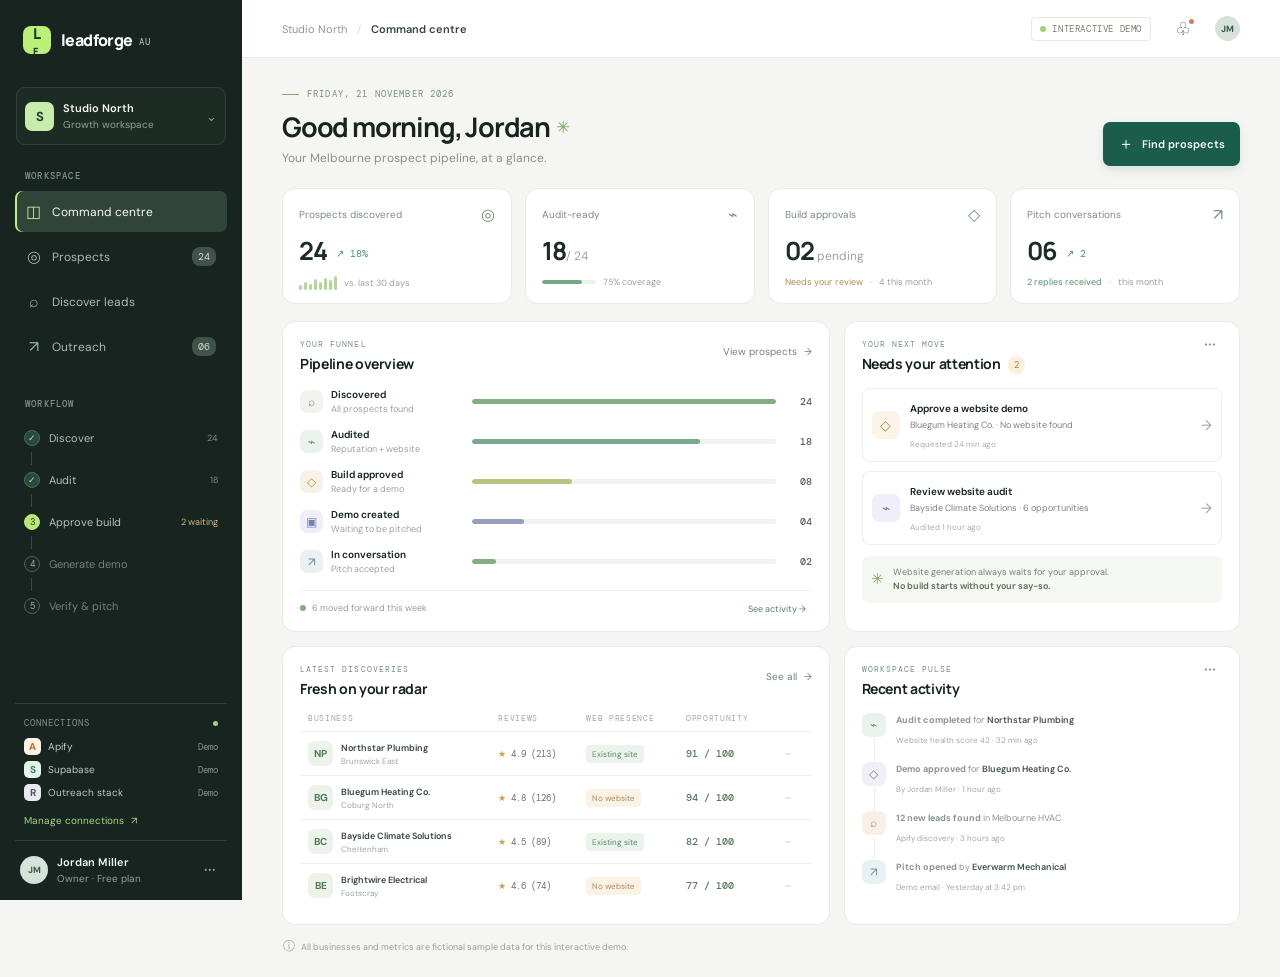
<file: LeadForge Demo/index.html>
<!doctype html>
<html lang="en">
<head>
  <meta charset="utf-8">
  <meta name="viewport" content="width=device-width, initial-scale=1">
  <meta name="theme-color" content="#f5f6f3">
  <title>LeadForge — Prospect intelligence</title>
  <link rel="preconnect" href="https://fonts.googleapis.com">
  <link rel="preconnect" href="https://fonts.gstatic.com" crossorigin>
  <link href="https://fonts.googleapis.com/css2?family=DM+Mono:wght@400;500&family=DM+Sans:wght@400;500;600;700&family=Manrope:wght@400;500;600;700;800&display=swap" rel="stylesheet">
  <link rel="stylesheet" href="styles.css">
</head>
<body>
  <div class="app-shell">
    <aside class="sidebar">
      <a class="brand" href="#dashboard" aria-label="LeadForge home"><span class="brand-mark">L<span>F</span></span><span class="brand-name">leadforge<span class="brand-region">AU</span></span></a>
      <div class="workspace"><span class="workspace-icon">S</span><span><b>Studio North</b><small>Growth workspace</small></span><span class="chevron">⌄</span></div>
      <div class="side-label">WORKSPACE</div>
      <nav class="main-nav" aria-label="Main navigation">
        <button class="nav-link active" data-page="dashboard"><span class="nav-icon">◫</span>Command centre</button>
        <button class="nav-link" data-page="prospects"><span class="nav-icon">◎</span>Prospects <i>24</i></button>
        <button class="nav-link" data-page="discovery"><span class="nav-icon">⌕</span>Discover leads</button>
        <button class="nav-link" data-page="outreach"><span class="nav-icon">↗</span>Outreach <i>06</i></button>
      </nav>
      <div class="side-label side-label-spaced">WORKFLOW</div>
      <div class="workflow-nav">
        <div class="workflow-item"><span class="wf-dot done">✓</span><span>Discover</span><small>24</small></div>
        <div class="wf-line"></div>
        <div class="workflow-item"><span class="wf-dot done">✓</span><span>Audit</span><small>18</small></div>
        <div class="wf-line"></div>
        <div class="workflow-item"><span class="wf-dot current">3</span><span>Approve build</span><small class="wf-wait">2 waiting</small></div>
        <div class="wf-line"></div>
        <div class="workflow-item muted"><span class="wf-dot">4</span><span>Generate demo</span></div>
        <div class="wf-line"></div>
        <div class="workflow-item muted"><span class="wf-dot">5</span><span>Verify & pitch</span></div>
      </div>
      <div class="sidebar-spacer"></div>
      <div class="integration-mini"><div class="integration-heading"><span>CONNECTIONS</span><span class="live-dot"></span></div><p><span class="provider-icon apify">A</span> Apify <em>Demo</em></p><p><span class="provider-icon supabase">S</span> Supabase <em>Demo</em></p><p><span class="provider-icon resend">R</span> Outreach stack <em>Demo</em></p><button class="text-link" data-action="integrations">Manage connections <span>↗</span></button></div>
      <div class="profile"><div class="avatar">JM</div><span><b>Jordan Miller</b><small>Owner · Free plan</small></span><button aria-label="Profile options">···</button></div>
    </aside>

    <main class="main-area">
      <header class="topbar"><div class="breadcrumbs"><span>Studio North</span><b>/</b><strong id="crumb-current">Command centre</strong></div><div class="top-actions"><div class="demo-pill"><span></span>INTERACTIVE DEMO</div><button class="icon-button" aria-label="Notifications" data-action="notifications">♧<span class="notification-dot"></span></button><div class="top-avatar">JM</div></div></header>
      <section id="page-dashboard" class="page active-page">
        <div class="page-heading"><div><div class="eyebrow"><span class="eyebrow-line"></span>FRIDAY, 21 NOVEMBER 2026</div><h1>Good morning, Jordan <span class="wave">✳</span></h1><p class="page-subtitle">Your Melbourne prospect pipeline, at a glance.</p></div><button class="button button-primary" data-page-jump="discovery"><span class="plus">＋</span> Find prospects</button></div>
        <div class="summary-grid">
          <article class="metric-card"><div class="metric-top"><span>Prospects discovered</span><span class="metric-icon">◎</span></div><div class="metric-value">24<span class="metric-trend">↗ 18%</span></div><div class="metric-foot"><span class="micro-bars"><i></i><i></i><i></i><i></i><i></i><i></i><i></i><i></i></span><span>vs. last 30 days</span></div></article>
          <article class="metric-card"><div class="metric-top"><span>Audit-ready</span><span class="metric-icon">⌁</span></div><div class="metric-value">18<span class="metric-unit">/ 24</span></div><div class="metric-foot"><span class="progress-small"><i style="width:75%"></i></span><span>75% coverage</span></div></article>
          <article class="metric-card"><div class="metric-top"><span>Build approvals</span><span class="metric-icon">◇</span></div><div class="metric-value">02<span class="metric-unit"> pending</span></div><div class="metric-foot"><span class="metric-note amber">Needs your review</span><span>·</span><span>4 this month</span></div></article>
          <article class="metric-card"><div class="metric-top"><span>Pitch conversations</span><span class="metric-icon">↗</span></div><div class="metric-value">06<span class="metric-trend">↗ 2</span></div><div class="metric-foot"><span class="metric-note green">2 replies received</span><span>·</span><span>this month</span></div></article>
        </div>
        <div class="dashboard-grid">
          <section class="panel pipeline-panel"><div class="panel-heading"><div><span class="section-kicker">YOUR FUNNEL</span><h2>Pipeline overview</h2></div><button class="subtle-button" data-page-jump="prospects">View prospects <span>→</span></button></div><div class="funnel-list"><div class="funnel-row"><div class="funnel-name"><span class="stage-mark stage-one">⌕</span><span><b>Discovered</b><small>All prospects found</small></span></div><div class="funnel-track"><span style="width:100%"></span></div><strong>24</strong></div><div class="funnel-row"><div class="funnel-name"><span class="stage-mark stage-two">⌁</span><span><b>Audited</b><small>Reputation + website</small></span></div><div class="funnel-track"><span style="width:75%"></span></div><strong>18</strong></div><div class="funnel-row"><div class="funnel-name"><span class="stage-mark stage-three">◇</span><span><b>Build approved</b><small>Ready for a demo</small></span></div><div class="funnel-track"><span style="width:33%"></span></div><strong>08</strong></div><div class="funnel-row"><div class="funnel-name"><span class="stage-mark stage-four">▣</span><span><b>Demo created</b><small>Waiting to be pitched</small></span></div><div class="funnel-track"><span style="width:17%"></span></div><strong>04</strong></div><div class="funnel-row"><div class="funnel-name"><span class="stage-mark stage-five">↗</span><span><b>In conversation</b><small>Pitch accepted</small></span></div><div class="funnel-track"><span style="width:8%"></span></div><strong>02</strong></div></div><div class="funnel-footer"><span><i class="green-dot"></i> 6 moved forward this week</span><button data-page-jump="outreach">See activity →</button></div></section>
          <section class="panel action-panel"><div class="panel-heading"><div><span class="section-kicker">YOUR NEXT MOVE</span><h2>Needs your attention <span class="attention-count">2</span></h2></div><button class="dots" data-action="attention-menu">···</button></div><div class="attention-list"><button class="attention-card" data-open-prospect="coburg"><div class="attention-icon warning">◇</div><div><b>Approve a website demo</b><p>Bluegum Heating Co. · No website found</p><small>Requested 24 min ago</small></div><span class="arrow">→</span></button><button class="attention-card" data-open-prospect="bayside"><div class="attention-icon violet">⌁</div><div><b>Review website audit</b><p>Bayside Climate Solutions · 6 opportunities</p><small>Audited 1 hour ago</small></div><span class="arrow">→</span></button></div><div class="attention-note"><span class="sparkle">✳</span><span>Website generation always waits for your approval.<br><b>No build starts without your say-so.</b></span></div></section>
          <section class="panel recent-panel"><div class="panel-heading"><div><span class="section-kicker">LATEST DISCOVERIES</span><h2>Fresh on your radar</h2></div><button class="subtle-button" data-page-jump="prospects">See all <span>→</span></button></div><div class="table-wrap"><table><thead><tr><th>BUSINESS</th><th>REVIEWS</th><th>WEB PRESENCE</th><th>OPPORTUNITY</th><th></th></tr></thead><tbody id="recent-rows"></tbody></table></div></section>
          <section class="panel activity-panel"><div class="panel-heading"><div><span class="section-kicker">WORKSPACE PULSE</span><h2>Recent activity</h2></div><button class="dots" data-action="activity-menu">···</button></div><div class="timeline"><div class="timeline-item"><span class="timeline-icon teal">⌁</span><div><p><b>Audit completed</b> for <strong>Northstar Plumbing</strong></p><small>Website health score 42 · 32 min ago</small></div></div><div class="timeline-item"><span class="timeline-icon lavender">◇</span><div><p><b>Demo approved</b> for <strong>Bluegum Heating Co.</strong></p><small>By Jordan Miller · 1 hour ago</small></div></div><div class="timeline-item"><span class="timeline-icon peach">⌕</span><div><p><b>12 new leads found</b> in Melbourne HVAC</p><small>Apify discovery · 3 hours ago</small></div></div><div class="timeline-item"><span class="timeline-icon blue">↗</span><div><p><b>Pitch opened</b> by <strong>Everwarm Mechanical</strong></p><small>Demo email · Yesterday at 3:42 pm</small></div></div></div></section>
        </div>
        <div class="demo-footnote"><span>ⓘ</span> All businesses and metrics are fictional sample data for this interactive demo.</div>
      </section>

      <section id="page-prospects" class="page"><div class="page-heading"><div><div class="eyebrow"><span class="eyebrow-line"></span>LEAD LIBRARY · MELBOURNE</div><h1>Your prospects</h1><p class="page-subtitle">A clean view of every business moving through your pipeline.</p></div><button class="button button-primary" data-page-jump="discovery"><span class="plus">＋</span> Discover leads</button></div><div class="toolbar"><div class="search-box"><span>⌕</span><input id="prospect-search" type="search" placeholder="Search business or suburb…"><kbd>⌘ K</kbd></div><div class="filter-group"><select id="niche-filter"><option value="all">All industries</option><option>Heating & cooling</option><option>Plumbing</option><option>Electrical</option></select><select id="stage-filter"><option value="all">All stages</option><option value="needs approval">Needs approval</option><option value="demo ready">Demo ready</option><option value="audited">Audited</option><option value="pitched">Pitched</option></select><button class="filter-button" data-action="filters">☷ Filters</button></div></div><div class="panel prospects-panel"><div class="prospect-table-wrap"><table class="prospect-table"><thead><tr><th><input type="checkbox" aria-label="Select all prospects"></th><th>BUSINESS <span>↕</span></th><th>INDUSTRY</th><th>GOOGLE REVIEWS</th><th>WEBSITE</th><th>OPPORTUNITY</th><th>STAGE</th><th></th></tr></thead><tbody id="prospect-rows"></tbody></table></div><div class="table-bottom"><span>Showing <b id="showing-count">8</b> of 24 sample prospects</span><div class="pagination"><button disabled>←</button><button class="selected">1</button><button>2</button><button>3</button><span>…</span><button>3</button><button>→</button></div></div></div><div class="demo-footnote"><span>ⓘ</span> Fictional sample data. Connect Apify + Supabase to discover and save real public business details.</div></section>

      <section id="page-discovery" class="page"><div class="page-heading"><div><div class="eyebrow"><span class="eyebrow-line"></span>APIFY · GOOGLE MAPS DISCOVERY</div><h1>Find your next client</h1><p class="page-subtitle">Choose an area and niche. We’ll find local businesses and bring them into your audit queue.</p></div><div class="demo-status"><span></span> SIMULATION MODE</div></div><div class="discovery-layout"><div class="panel discovery-form"><div class="panel-heading"><div><span class="section-kicker">DISCOVERY SETTINGS</span><h2>Define your search</h2></div><span class="step-count">01 <i>/</i> 02</span></div><label class="field-label" for="location-input">Location <span>Where should we look?</span></label><div class="input-with-icon"><span>⌖</span><input id="location-input" value="Melbourne, VIC" placeholder="City, state or postcode"></div><div class="field-label niche-label">Business niches <span>Select up to 3</span></div><div class="niche-pills"><button class="niche-chip chosen" data-niche="Heating & cooling"><span>❄</span> Heating & cooling <b>×</b></button><button class="niche-chip" data-niche="Plumbing"><span>⌁</span> Plumbing <b>+</b></button><button class="niche-chip" data-niche="Electrical"><span>ϟ</span> Electrical <b>+</b></button><button class="niche-chip" data-niche="Fire services"><span>◈</span> Fire services <b>+</b></button><button class="niche-chip" data-niche="Roofing"><span>⌂</span> Roofing <b>+</b></button></div><div class="field-label radius-label">Search radius <span id="radius-value">25 km</span></div><input class="range-input" id="radius-range" type="range" min="5" max="50" value="25"><div class="range-labels"><span>5 km</span><span>50 km</span></div><div class="advanced-options"><label class="check-row"><input type="checkbox" checked> Only businesses with 10+ Google reviews</label><label class="check-row"><input type="checkbox" checked> Exclude franchises and duplicates</label><label class="check-row"><input type="checkbox"> Include businesses with existing websites</label></div><div class="discovery-callout"><span>✳</span><p><b>What happens next?</b><br>Apify collects public business listings. We deduplicate them, then queue each one for a reputation and website audit.</p></div><button class="button button-primary full-button" id="run-discovery"><span class="search-glyph">⌕</span> Run discovery <span class="button-arrow">→</span></button><small class="button-caption">Simulation only · No external API calls or credits used</small></div><div class="panel discovery-preview"><div class="panel-heading"><div><span class="section-kicker">SEARCH PREVIEW</span><h2>Melbourne, VIC</h2></div><span class="map-label"><i></i> 25 KM RADIUS</span></div><div class="map-visual"><div class="map-grid"></div><div class="map-rings"><span></span><span></span><span></span></div><div class="map-pin pin-one">⌂</div><div class="map-pin pin-two">⌂</div><div class="map-pin pin-three">⌂</div><div class="map-pin pin-four">⌂</div><div class="map-pin pin-five">⌂</div><div class="map-centre">✳</div><span class="map-city">MELBOURNE CBD</span><span class="map-suburb suburb-a">CARLTON</span><span class="map-suburb suburb-b">RICHMOND</span><span class="map-suburb suburb-c">FITZROY</span><span class="map-suburb suburb-d">SOUTHBANK</span><div class="map-key"><span><i class="pin-key"></i> Business density</span><span><i class="ring-key"></i> Search radius</span></div></div><div class="preview-stats"><div><strong>~<span id="estimated-count">120</span></strong><small>businesses estimated</small></div><div><strong>6–8 min</strong><small>estimated run time</small></div><div><strong><span id="selected-niche-count">1</span> niche</strong><small>selected to search</small></div></div><div class="provider-note"><span class="provider-icon apify">A</span><span><b>Powered by Apify</b><small>Google Maps data · connection required for live searches</small></span><span class="not-connected">NOT CONNECTED</span></div></div></div><div class="demo-footnote"><span>ⓘ</span> This screen simulates the search flow. Connect Apify with a server-side token to run live jobs.</div></section>

      <section id="page-outreach" class="page"><div class="page-heading"><div><div class="eyebrow"><span class="eyebrow-line"></span>RESEND · HUNTER.IO</div><h1>Outreach, with care</h1><p class="page-subtitle">Personalised pitches only go out after verification and your final review.</p></div><div class="demo-status"><span></span> SIMULATION MODE</div></div><div class="outreach-summary"><div class="panel outreach-stat"><span class="section-kicker">PITCHES SENT</span><strong>06</strong><small>in the last 30 days</small></div><div class="panel outreach-stat"><span class="section-kicker">OPEN RATE</span><strong>67<span>%</span></strong><small>4 of 6 opened</small></div><div class="panel outreach-stat"><span class="section-kicker">REPLIES</span><strong>02</strong><small>1 positive conversation</small></div><div class="panel outreach-stat"><span class="section-kicker">BOUNCES</span><strong>00</strong><small>Hunter verification required</small></div></div><div class="outreach-content"><div class="panel"><div class="panel-heading"><div><span class="section-kicker">READY TO REVIEW</span><h2>Demo pitches</h2></div><span class="demo-badge">SAMPLE DATA</span></div><div id="outreach-list" class="outreach-list"></div></div><div class="panel outreach-guard"><div class="guard-icon">⌑</div><span class="section-kicker">DELIVERY GUARDRAILS</span><h2>Human-reviewed, by design.</h2><p>LeadForge prepares a thoughtful first draft. You decide what’s sent and when.</p><div class="guard-step"><b>01</b><span><strong>Verify the address</strong><small>Hunter.io checks deliverability before pitch review.</small></span></div><div class="guard-step"><b>02</b><span><strong>Review the message</strong><small>See the exact email, links and business context.</small></span></div><div class="guard-step"><b>03</b><span><strong>Confirm before sending</strong><small>Resend sends only after your explicit confirmation.</small></span></div><div class="guard-note">Demo mode simulates verification and sending. No real email is delivered.</div></div></div><div class="demo-footnote"><span>ⓘ</span> Email addresses shown in this demo are reserved example domains, not real people.</div></section>
    </main>
  </div>

  <div class="scrape-toast" id="scrape-toast" role="status" aria-live="polite"><span class="toast-icon">✓</span><div><b>Discovery run complete</b><small>12 sample businesses added to your audit queue.</small></div><button aria-label="Dismiss" data-action="dismiss-toast">×</button></div>
  <div class="overlay" id="overlay"><div class="drawer" id="prospect-drawer" role="dialog" aria-modal="true" aria-label="Prospect details"><button class="drawer-close" data-action="close-drawer" aria-label="Close details">×</button><div id="drawer-content"></div></div></div>
  <div class="modal-overlay" id="modal-overlay"><div class="modal" id="modal-content" role="dialog" aria-modal="true"></div></div>
  <script src="app.js"></script>
</body>
</html>
</file>
<file: LeadForge Demo/styles.css>
:root{--ink:#15211e;--ink-soft:#53635d;--muted:#89958f;--line:#e8ebe7;--canvas:#f5f6f3;--paper:#fff;--green:#195d4a;--green-dark:#124d3c;--green-soft:#e8f3ed;--lime:#bbef76;--amber:#bd8738;--amber-soft:#faf3e7;--blue:#6688ad;--radius:13px;--shadow:0 15px 45px #16241d12;font-family:'DM Sans',sans-serif;color:var(--ink);font-synthesis:none}*{box-sizing:border-box}body{margin:0;background:var(--canvas);font-size:13px}button,input,select{font:inherit}button{cursor:pointer}.app-shell{min-height:100vh}.sidebar{position:fixed;z-index:5;inset:0 auto 0 0;width:242px;background:#17241f;color:#dfe7e2;padding:22px 15px 14px;display:flex;flex-direction:column}.brand{display:flex;align-items:center;gap:10px;padding:0 8px;text-decoration:none;color:#fff;height:36px}.brand-mark{width:28px;height:28px;border-radius:8px;background:#baf078;color:#173b2c;font:800 15px Manrope;display:grid;place-content:center;letter-spacing:-2px;padding-right:3px}.brand-mark span{font-size:10px}.brand-name{font:800 16px Manrope;letter-spacing:-.6px}.brand-region{font:500 9px 'DM Mono';color:#a3b5aa;letter-spacing:1px;margin-left:6px;vertical-align:middle}.workspace{height:58px;margin:29px 1px 25px;border:1px solid #31413a;border-radius:9px;display:flex;align-items:center;padding:8px;gap:9px;background:#1d2b25}.workspace-icon{height:29px;width:29px;display:grid;place-content:center;background:#c8edaa;color:#193d2f;border-radius:7px;font-weight:700}.workspace b,.profile b{font-size:11px;display:block;font-weight:600;color:#f5f8f6}.workspace small,.profile small{font-size:10px;display:block;margin-top:3px;color:#91a198}.chevron{margin-left:auto;color:#8c9b92}.side-label{font:500 9px 'DM Mono';letter-spacing:1.2px;color:#83938a;padding:0 10px 9px}.main-nav{display:grid;gap:4px}.nav-link{background:transparent;border:0;border-radius:7px;color:#acbbb3;text-align:left;padding:10px 11px;display:flex;align-items:center;gap:11px;font-size:12px}.nav-link:hover{background:#24352d;color:white}.nav-link.active{background:#31443a;color:#f7fbf7;box-shadow:inset 2px 0 #baf078}.nav-icon{width:15px;text-align:center;font-size:16px;color:#9db3a5}.nav-link.active .nav-icon{color:#c2ec98}.nav-link i{font:10px 'DM Mono';font-style:normal;margin-left:auto;background:#405249;color:#ced8d2;padding:3px 6px;border-radius:8px}.side-label-spaced{margin-top:31px}.workflow-nav{padding:4px 9px}.workflow-item{display:flex;align-items:center;gap:9px;height:29px;font-size:11px;color:#b6c1bb}.workflow-item small{margin-left:auto;color:#819087;font-size:9px}.wf-dot{height:16px;width:16px;border-radius:50%;border:1px solid #536159;color:#9ba9a1;display:grid;place-content:center;font:9px 'DM Mono';background:#1a2822}.wf-dot.done{background:#28493c;border-color:#3b755a;color:#b7e68a}.wf-dot.current{background:#b9e879;border-color:#b9e879;color:#183b2d}.workflow-item.muted{color:#74837a}.wf-line{margin:0 0 0 7px;height:13px;border-left:1px solid #3a4a42}.wf-wait{color:#d9bb8b!important}.sidebar-spacer{flex:1;min-height:25px}.integration-mini{border-top:1px solid #314038;border-bottom:1px solid #314038;padding:13px 9px 12px}.integration-heading{display:flex;justify-content:space-between;align-items:center;font:9px 'DM Mono';letter-spacing:1px;color:#84938b;margin-bottom:9px}.live-dot{width:5px;height:5px;border-radius:50%;background:#a4cf83}.integration-mini p{font-size:10px;color:#c0cac4;margin:6px 0;display:flex;align-items:center;gap:7px}.integration-mini em{font-style:normal;color:#84938a;font:9px 'DM Mono';margin-left:auto}.provider-icon{display:inline-grid;place-content:center;width:17px;height:17px;border-radius:5px;background:#fff3e4;color:#ae7135;font-weight:700;font-size:10px}.provider-icon.supabase{color:#31805c;background:#e4f2e9}.provider-icon.resend{color:#535560;background:#eae9ed}.text-link{background:none;border:0;color:#a6d97d;font-size:10px;padding:7px 0 0}.text-link span{margin-left:4px}.profile{display:flex;align-items:center;gap:9px;padding:14px 5px 1px}.avatar,.top-avatar{display:grid;place-content:center;border-radius:50%;background:#d7e2db;color:#315b48;font-size:9px;font-weight:700;width:28px;height:28px}.profile button{margin-left:auto;border:0;background:none;color:#9cac9f;font-size:18px}.main-area{margin-left:242px;min-height:100vh}.topbar{height:58px;background:#fff;border-bottom:1px solid var(--line);display:flex;align-items:center;padding:0 40px;justify-content:space-between}.breadcrumbs{display:flex;gap:10px;align-items:center;color:#8d9892;font-size:11px}.breadcrumbs b{font-weight:400;color:#d2d8d3}.breadcrumbs strong{color:#36433d;font-weight:600}.top-actions{display:flex;align-items:center;gap:18px}.demo-pill{border:1px solid #e7eadf;border-radius:4px;color:#72826a;padding:5px 8px;font:9px 'DM Mono';letter-spacing:.6px;display:flex;align-items:center;gap:6px}.demo-pill span{width:6px;height:6px;border-radius:50%;background:#a6ce76}.icon-button{position:relative;border:0;background:none;color:#52625a;font-size:18px}.notification-dot{position:absolute;right:3px;top:3px;width:5px;height:5px;background:#d77d5e;border-radius:50%}.top-avatar{width:25px;height:25px}.page{display:none;padding:30px 40px 22px;max-width:1540px;margin:auto}.page.active-page{display:block}.page-heading{display:flex;align-items:flex-end;justify-content:space-between;margin-bottom:22px}.eyebrow,.section-kicker{font:9px 'DM Mono';letter-spacing:1.15px;color:#7b8d83;display:flex;align-items:center;gap:8px}.eyebrow-line{width:17px;height:1px;background:#83ab6c}.page h1{font:700 27px Manrope;letter-spacing:-1.2px;margin:8px 0 5px;color:#17231e}.wave{font-size:17px;color:#77a95f;vertical-align:4px;margin-left:2px}.page-subtitle{color:#85918a;font-size:12px;margin:0}.button{border-radius:7px;padding:10px 14px;border:1px solid transparent;font-size:11px;font-weight:600;transition:.18s}.button-primary{background:var(--green);color:#fff;box-shadow:0 4px 9px #144c3a20}.button-primary:hover{background:#124633;transform:translateY(-1px)}.plus{font-size:16px;vertical-align:-1px;margin-right:5px}.summary-grid{display:grid;grid-template-columns:repeat(4,minmax(0,1fr));gap:13px;margin-bottom:17px}.metric-card,.panel{background:#fff;border:1px solid var(--line);border-radius:var(--radius)}.metric-card{padding:15px 16px 13px;min-height:114px}.metric-top{display:flex;justify-content:space-between;align-items:center;color:#7d8983;font-size:10px}.metric-icon{font-size:16px;color:#73927f}.metric-value{font:700 25px Manrope;letter-spacing:-1px;margin-top:8px;color:#1d2c25}.metric-trend{font:10px 'DM Mono';letter-spacing:0;color:#4a9364;margin-left:9px;vertical-align:3px}.metric-unit{font:12px 'DM Sans';color:#99a49e;letter-spacing:0}.metric-foot{display:flex;align-items:center;gap:7px;color:#98a29c;font-size:9px;margin-top:8px}.micro-bars{height:14px;display:flex;align-items:end;gap:2px}.micro-bars i{width:3px;border-radius:2px;background:#b2d79b}.micro-bars i:nth-child(1){height:5px}.micro-bars i:nth-child(2){height:8px}.micro-bars i:nth-child(3){height:6px}.micro-bars i:nth-child(4){height:11px}.micro-bars i:nth-child(5){height:8px}.micro-bars i:nth-child(6){height:12px}.micro-bars i:nth-child(7){height:10px}.micro-bars i:nth-child(8){height:14px}.progress-small{width:54px;height:4px;border-radius:4px;background:#edf0ec;overflow:hidden}.progress-small i{display:block;height:100%;background:#72a985;border-radius:4px}.metric-note{font-size:9px}.metric-note.amber{color:#b38a52}.metric-note.green{color:#53906a}.dashboard-grid{display:grid;grid-template-columns:1.16fr .84fr;gap:14px}.panel{padding:17px 17px 15px}.panel-heading{display:flex;align-items:flex-start;justify-content:space-between;margin-bottom:15px}.panel-heading h2{font:700 14px Manrope;letter-spacing:-.35px;margin:5px 0 0}.section-kicker{font-size:8px;letter-spacing:1.05px}.subtle-button{border:0;background:none;color:#71847a;font-size:10px;padding:6px 0}.subtle-button span{margin-left:4px}.funnel-list{display:grid;gap:13px}.funnel-row{display:grid;grid-template-columns:160px 1fr 24px;align-items:center;gap:12px}.funnel-name{display:flex;align-items:center;gap:8px}.funnel-name b{display:block;font-size:10px;font-weight:600}.funnel-name small{font-size:9px;color:#9aa49e;display:block;margin-top:2px}.stage-mark{height:23px;width:23px;border-radius:7px;display:grid;place-content:center;font-size:12px}.stage-one{background:#f2f3ee;color:#748679}.stage-two{background:#eaf3ed;color:#558e6b}.stage-three{background:#f8f1e5;color:#af8b4c}.stage-four{background:#eff0f7;color:#7781ae}.stage-five{background:#e9f1f3;color:#618995}.funnel-track{height:5px;border-radius:6px;background:#f0f2ef;overflow:hidden}.funnel-track span{display:block;height:100%;border-radius:6px;background:#84ad82}.funnel-row:nth-child(2) .funnel-track span{background:#79aa8c}.funnel-row:nth-child(3) .funnel-track span{background:#b6c480}.funnel-row:nth-child(4) .funnel-track span{background:#93a1bb}.funnel-row strong{font:500 10px 'DM Mono';color:#58655e;text-align:right}.funnel-footer{display:flex;justify-content:space-between;border-top:1px solid #eff1ee;margin-top:15px;padding-top:11px;font-size:9px;color:#929e97}.funnel-footer i,.green-dot{display:inline-block;width:6px;height:6px;border-radius:50%;background:#7caf76;margin-right:4px}.funnel-footer button{border:0;background:none;color:#568064;font-size:9px}.attention-count{background:#fbf0dd;color:#ad8445;border-radius:8px;font:9px 'DM Mono';padding:3px 6px;margin-left:5px;vertical-align:1px}.dots{border:0;background:none;color:#849188;font-size:19px;line-height:10px}.attention-list{display:grid;gap:9px}.attention-card{display:flex;align-items:center;text-align:left;gap:10px;background:#fff;border:1px solid #ebeee9;border-radius:8px;padding:10px 9px;width:100%;color:var(--ink);transition:.15s}.attention-card:hover,.prospect-row:hover{background:#fbfcfa;border-color:#d6e2d8}.attention-icon{width:28px;height:28px;display:grid;place-content:center;border-radius:7px;font-size:14px}.attention-icon.warning{background:#fcf4e7;color:#ad864c}.attention-icon.violet{background:#f0eff7;color:#8178a2}.attention-card b{font-size:10px;font-weight:600}.attention-card p{margin:3px 0;color:#79857e;font-size:9px}.attention-card small{font-size:8px;color:#a5aea8}.attention-card .arrow{margin-left:auto;color:#9aa59e;font-size:14px}.attention-note{display:flex;align-items:center;gap:9px;background:#f5f8f2;border-radius:7px;margin-top:11px;padding:9px;color:#758370;font-size:9px;line-height:1.6}.attention-note b{color:#596c53;font-weight:600}.sparkle{font-size:15px;color:#83a65c}.recent-panel{grid-column:1 / 2}.activity-panel{grid-column:2 / 3}.table-wrap{overflow:auto}.recent-panel table{border-collapse:collapse;width:100%;min-width:490px}.recent-panel th,.prospect-table th{font:8px 'DM Mono';letter-spacing:.65px;text-align:left;color:#a0aaa4;padding:0 8px 8px}.recent-panel td{border-top:1px solid #eff1ee;padding:9px 8px;font-size:9px;color:#69766e;white-space:nowrap}.business-cell{display:flex;align-items:center;gap:8px}.biz-avatar{width:25px;height:25px;border-radius:7px;display:grid;place-content:center;background:#edf3eb;color:#4b7958;font-size:10px;font-weight:700}.business-cell b{display:block;color:#35443c;font-size:9px;font-weight:600}.business-cell small{display:block;font-size:8px;color:#9ca69f;margin-top:2px}.rating{font:9px 'DM Mono';color:#69736e}.rating i{color:#cd9d4e;font-style:normal}.mini-tag{font-size:8px;padding:4px 6px;border-radius:4px;background:#f0f3ef;color:#708175}.mini-tag.none{background:#fbf2e5;color:#ad8953}.mini-tag.has-site{background:#eaf3ec;color:#5f8a69}.opp-score{font:500 10px 'DM Mono';color:#55795e}.row-menu{border:0;background:none;color:#929d96}.timeline{display:grid}.timeline-item{display:flex;gap:10px;min-height:49px;position:relative}.timeline-item:not(:last-child):before{content:'';position:absolute;left:12px;top:25px;bottom:-1px;border-left:1px solid #edf0ec}.timeline-icon{z-index:1;width:24px;height:24px;border-radius:7px;display:grid;place-content:center;font-size:12px}.timeline-icon.teal{color:#648e7c;background:#eaf2ed}.timeline-icon.lavender{color:#8077a3;background:#f0eff6}.timeline-icon.peach{color:#ad8158;background:#f8f0e6}.timeline-icon.blue{color:#698ba2;background:#eaf1f5}.timeline-item p{font-size:9px;color:#8b9690;margin:1px 0 4px}.timeline-item strong{color:#44534a;font-weight:600}.timeline-item small{font-size:8px;color:#a1aaa4}.demo-footnote{display:flex;align-items:center;gap:6px;color:#96a19a;font-size:9px;padding:13px 1px 0}.demo-footnote span{font-size:12px;color:#92a58f}.toolbar{display:flex;justify-content:space-between;margin:18px 0 12px;gap:12px}.search-box{height:34px;min-width:265px;display:flex;align-items:center;gap:8px;background:#fff;border:1px solid var(--line);border-radius:7px;padding:0 9px;color:#84918a}.search-box input{border:0;outline:0;font-size:10px;flex:1;min-width:90px;color:#3a4b40}.search-box kbd{font:8px 'DM Mono';color:#9da7a0;border:1px solid #e6e9e5;border-radius:3px;padding:2px 4px}.filter-group{display:flex;gap:7px}.filter-group select,.filter-button{background:#fff;border:1px solid var(--line);border-radius:7px;padding:0 10px;color:#67766d;font-size:10px;outline:0}.filter-button{padding:0 13px}.prospects-panel{padding:0}.prospect-table-wrap{overflow:auto}.prospect-table{width:100%;border-collapse:collapse;min-width:850px}.prospect-table th{padding:13px 11px;background:#fafbf9;border-bottom:1px solid #eff1ed}.prospect-table th span{color:#b1bbb4;margin-left:3px}.prospect-table td{border-bottom:1px solid #eff1ed;padding:10px 11px;color:#6b7970;font-size:9px;white-space:nowrap}.prospect-table tr:last-child td{border-bottom:0}.prospect-table td:first-child,.prospect-table th:first-child{padding-left:14px;width:34px}.prospect-table input[type=checkbox]{accent-color:#42825f}.stage-pill{padding:4px 7px;border-radius:4px;font-size:8px}.stage-pill.approval{background:#fbf2e2;color:#aa8249}.stage-pill.ready{background:#e9f3ec;color:#5e8968}.stage-pill.audited{background:#eef1f3;color:#71818c}.stage-pill.pitched{background:#efeff7;color:#7c78a1}.table-bottom{display:flex;justify-content:space-between;padding:12px 15px;border-top:1px solid #eff1ed;color:#919d95;font-size:9px}.table-bottom b{color:#56665c}.pagination{display:flex;gap:4px;align-items:center}.pagination button{background:white;border:1px solid #e9ece8;border-radius:4px;padding:4px 7px;color:#859188;font-size:9px}.pagination button:disabled{opacity:.4}.pagination button.selected{background:#e8f1e8;color:#47794e;border-color:#d7e8d7}.pagination span{color:#aab2ac;padding:0 3px}.demo-status{font:9px 'DM Mono';letter-spacing:.7px;border:1px solid #e5eadd;color:#758b69;padding:7px 9px;border-radius:5px;align-self:flex-start}.demo-status span{display:inline-block;width:6px;height:6px;border-radius:50%;background:#a0c576;margin-right:5px}.discovery-layout{display:grid;grid-template-columns:minmax(380px,.95fr) minmax(350px,1.05fr);gap:15px;align-items:stretch}.discovery-form,.discovery-preview{padding:20px}.step-count{font:10px 'DM Mono';color:#57665d}.step-count i{font-style:normal;color:#b3bdb6}.field-label{display:flex;justify-content:space-between;font-size:10px;font-weight:600;color:#47574e;margin:18px 0 7px}.field-label span{font-size:9px;font-weight:400;color:#9aa59e}.input-with-icon{display:flex;align-items:center;border:1px solid #e5e9e4;border-radius:7px;height:37px;padding:0 10px;gap:8px;color:#82918a}.input-with-icon input{border:0;outline:none;flex:1;font-size:11px;color:#52645a}.niche-label{margin-top:19px}.niche-pills{display:flex;gap:7px;flex-wrap:wrap}.niche-chip{border:1px solid #e4e8e2;background:#fff;border-radius:6px;padding:7px 8px;font-size:9px;color:#6c7b72}.niche-chip span{color:#829578;margin-right:4px}.niche-chip b{font-size:11px;color:#9faa9f;margin-left:5px}.niche-chip.chosen{border-color:#8eae88;background:#f4f8f1;color:#4e6f52}.niche-chip.chosen b{color:#78a264}.radius-label{margin-top:17px}.range-input{width:100%;accent-color:#5c946a;margin:4px 0 0}.range-labels{display:flex;justify-content:space-between;color:#a3ada6;font:8px 'DM Mono'}.advanced-options{display:grid;gap:9px;margin-top:17px}.check-row{display:flex;align-items:center;gap:7px;font-size:9px;color:#718077}.check-row input{accent-color:#568664}.discovery-callout{display:flex;gap:9px;background:#f5f8f2;border:1px solid #edf2e9;border-radius:7px;padding:10px;margin-top:16px;color:#78906f}.discovery-callout>span{font-size:15px}.discovery-callout p{margin:0;color:#859183;font-size:9px;line-height:1.55}.discovery-callout b{color:#53664f}.full-button{width:100%;margin-top:14px;text-align:left}.search-glyph{font-size:15px;margin-right:7px}.button-arrow{float:right}.button-caption{display:block;text-align:center;font-size:8px;color:#a2aca4;margin-top:7px}.map-label{font:8px 'DM Mono';color:#85928a;border:1px solid #edf0eb;padding:5px 7px;border-radius:4px}.map-label i{display:inline-block;width:5px;height:5px;border-radius:50%;background:#99bb80;margin-right:4px}.map-visual{height:294px;position:relative;overflow:hidden;border-radius:9px;border:1px solid #e7eae4;background:#e9eee7}.map-grid{position:absolute;inset:0;opacity:.6;background:linear-gradient(35deg,transparent 47%,#d4ddd2 48%,#d4ddd2 49%,transparent 50%) 0 0/80px 70px,linear-gradient(145deg,transparent 47%,#d4ddd2 48%,#d4ddd2 49%,transparent 50%) 0 0/100px 75px,linear-gradient(90deg,transparent 48%,#d9e1d7 49%,transparent 50%) 0 0/52px 100%;}.map-visual:after{content:'';position:absolute;inset:0;background:radial-gradient(ellipse at 54% 45%,transparent 20%,#e9eee786 85%)}.map-rings{position:absolute;z-index:1;width:217px;height:217px;left:50%;top:48%;transform:translate(-50%,-50%);border:1px solid #9bb59870;background:#b7d5b421;border-radius:50%}.map-rings span:nth-child(1){position:absolute;inset:15%;border:1px solid #9bb59866;border-radius:50%}.map-rings span:nth-child(2){position:absolute;inset:32%;border:1px solid #9bb59860;border-radius:50%}.map-rings span:nth-child(3){position:absolute;inset:45%;border:1px solid #9bb59860;border-radius:50%}.map-pin{position:absolute;z-index:2;width:21px;height:21px;display:grid;place-content:center;border-radius:7px 7px 7px 2px;transform:rotate(-45deg);background:white;color:#64855d;font-size:10px;box-shadow:0 2px 6px #24382321}.map-pin:first-letter{transform:rotate(45deg)}.pin-one{left:34%;top:33%}.pin-two{left:62%;top:37%}.pin-three{left:42%;top:58%}.pin-four{left:67%;top:60%}.pin-five{left:28%;top:57%}.map-centre{position:absolute;z-index:3;left:50%;top:48%;transform:translate(-50%,-50%);width:25px;height:25px;border-radius:50%;display:grid;place-content:center;background:#245b46;color:#d5f2b0;border:4px solid #f4f8ee;box-shadow:0 1px 8px #20352544}.map-city,.map-suburb{position:absolute;z-index:2;font:7px 'DM Mono';letter-spacing:.5px;color:#88968a}.map-city{left:47%;top:75%;font-size:8px;color:#657968}.suburb-a{left:25%;top:26%}.suburb-b{right:16%;top:65%}.suburb-c{right:18%;top:25%}.suburb-d{left:39%;bottom:12%}.map-key{position:absolute;z-index:3;bottom:10px;left:11px;display:flex;gap:11px;font-size:8px;color:#7f8e82}.map-key i{display:inline-block;width:6px;height:6px;border-radius:50%;margin-right:4px}.pin-key{background:#668960}.ring-key{border:1px solid #96ae90}.preview-stats{display:grid;grid-template-columns:repeat(3,1fr);padding:14px 4px;border-bottom:1px solid #eef1ed}.preview-stats div:not(:first-child){border-left:1px solid #eef1ed;padding-left:17px}.preview-stats strong{display:block;font:600 13px Manrope;color:#3c5644}.preview-stats small{display:block;color:#969f99;font-size:8px;margin-top:3px}.provider-note{display:flex;align-items:center;gap:8px;padding-top:12px}.provider-note .provider-icon{width:24px;height:24px}.provider-note b,.provider-note small{display:block}.provider-note b{font-size:9px;color:#58665e}.provider-note small{font-size:8px;color:#9ca69f;margin-top:2px}.not-connected{margin-left:auto;font:8px 'DM Mono';color:#9c9f86;letter-spacing:.5px}.outreach-summary{display:grid;grid-template-columns:repeat(4,1fr);gap:12px;margin:20px 0 14px}.outreach-stat{padding:14px}.outreach-stat strong{display:block;font:700 24px Manrope;margin:8px 0 2px;letter-spacing:-.8px}.outreach-stat strong span{font-size:14px;color:#7f9185}.outreach-stat small{font-size:9px;color:#9aa59e}.outreach-content{display:grid;grid-template-columns:1.4fr .8fr;gap:14px}.demo-badge{font:8px 'DM Mono';color:#9b8d6e;background:#f8f3e8;padding:5px 7px;border-radius:4px}.outreach-list{display:grid}.outreach-item{display:flex;align-items:center;gap:10px;border-top:1px solid #eff1ee;padding:12px 0}.outreach-item:first-child{border-top:0}.outreach-avatar{width:31px;height:31px;border-radius:8px;background:#edf3eb;color:#618065;display:grid;place-content:center;font-weight:700}.outreach-item-main{flex:1}.outreach-item-main b{display:block;font-size:10px}.outreach-item-main small{display:block;color:#919d95;font-size:8px;margin-top:3px}.email-state{font-size:8px;border-radius:4px;padding:5px 7px;background:#eef4eb;color:#6a8a5e}.email-state.verified{background:#e8f3eb;color:#5f8f68}.review-email{border:1px solid #e6ebe5;background:#fff;border-radius:6px;color:#69806d;padding:7px 9px;font-size:9px}.guard-icon{width:31px;height:31px;border-radius:8px;background:#ecf3ec;color:#61836b;display:grid;place-content:center;font-size:17px;margin-bottom:12px}.outreach-guard h2{font:700 15px Manrope;margin:7px 0}.outreach-guard>p{font-size:10px;line-height:1.55;color:#89958e;margin:0 0 15px}.guard-step{display:flex;gap:9px;padding:10px 0;border-top:1px solid #eff1ed}.guard-step>b{font:9px 'DM Mono';color:#89a27a}.guard-step strong,.guard-step small{display:block}.guard-step strong{font-size:9px}.guard-step small{font-size:8px;color:#9ca69f;margin-top:3px}.guard-note{background:#f8f5ee;color:#9a835d;padding:9px;border-radius:6px;font-size:8px;line-height:1.5;margin-top:8px}.overlay,.modal-overlay{position:fixed;z-index:20;inset:0;background:#101a1580;opacity:0;visibility:hidden;transition:.22s}.overlay.open,.modal-overlay.open{opacity:1;visibility:visible}.drawer{position:absolute;top:0;right:0;height:100%;width:min(600px,100%);background:#f8f9f6;overflow-y:auto;transform:translateX(28px);transition:.25s;padding:27px 27px 32px;box-shadow:-15px 0 45px #0d17142b}.overlay.open .drawer{transform:translateX(0)}.drawer-close{position:absolute;top:18px;right:20px;width:30px;height:30px;background:white;border:1px solid #e7eae5;border-radius:7px;font-size:18px;color:#78867d}.drawer-topline{font:9px 'DM Mono';letter-spacing:1px;color:#819287;margin:6px 0 14px}.drawer-business{display:flex;align-items:center;gap:12px;padding-right:30px}.drawer-business .biz-avatar{width:44px;height:44px;border-radius:11px;font-size:16px}.drawer-business h2{font:700 19px Manrope;letter-spacing:-.6px;margin:0 0 4px}.drawer-business p{color:#87938b;font-size:10px;margin:0}.drawer-actions{display:flex;gap:8px;margin:16px 0 18px}.button-outline{border:1px solid #dfe6df;background:#fff;color:#53665a;border-radius:6px;padding:8px 10px;font-size:9px}.drawer-tabs{display:flex;border-bottom:1px solid #e6ebe5;gap:19px;margin-bottom:15px}.drawer-tab{border:0;background:none;color:#8a9790;font-size:10px;padding:0 1px 10px;position:relative}.drawer-tab.selected{color:#315b45;font-weight:600}.drawer-tab.selected:after{content:'';position:absolute;bottom:-1px;left:0;right:0;height:2px;background:#648b68}.drawer-content{display:grid;gap:12px}.drawer-metrics{display:grid;grid-template-columns:repeat(4,1fr);gap:8px}.drawer-metric{background:white;border:1px solid #e8ece7;border-radius:8px;padding:10px}.drawer-metric small{display:block;font-size:8px;color:#99a49c}.drawer-metric b{display:block;font:600 15px Manrope;margin-top:5px;color:#365645}.drawer-section{background:white;border:1px solid #e8ece7;border-radius:9px;padding:14px}.drawer-section-heading{display:flex;justify-content:space-between;align-items:center;margin-bottom:11px}.drawer-section-heading h3{font:700 11px Manrope;margin:0}.drawer-section-heading small{font:8px 'DM Mono';color:#95a197}.score-wrap{display:flex;align-items:center;gap:12px}.score-circle{width:56px;height:56px;border-radius:50%;display:grid;place-content:center;text-align:center;background:conic-gradient(#79a57c 0 42%,#edf0ec 42%);position:relative}.score-circle:before{content:'';position:absolute;inset:5px;background:#fff;border-radius:50%}.score-circle strong,.score-circle small{z-index:1}.score-circle strong{font:600 14px Manrope}.score-circle small{font-size:7px;color:#89958f}.score-copy b{display:block;font-size:10px}.score-copy small{display:block;color:#909c94;font-size:8px;margin-top:4px;line-height:1.4}.review-bars{display:grid;grid-template-columns:repeat(5,1fr);align-items:end;height:75px;gap:10px;padding:0 8px;border-bottom:1px solid #edf0ec;background:repeating-linear-gradient(to bottom,transparent 0 18px,#f1f3ef 19px)}.review-bars i{background:#95ba8b;border-radius:4px 4px 0 0;position:relative;min-height:7px}.review-bars i:nth-child(2){background:#c4d9b1}.review-bars i:nth-child(4){background:#d4c68e}.review-bars i span{position:absolute;top:calc(100% + 5px);left:50%;transform:translateX(-50%);white-space:nowrap;font:7px 'DM Mono';color:#9ba59e}.review-topic{display:flex;align-items:center;gap:8px;padding:6px 0;font-size:9px;color:#67776b}.topic-score{margin-left:auto;color:#a1aaa4;font:8px 'DM Mono'}.topic-dot{width:7px;height:7px;border-radius:50%;background:#91b38c}.topic-dot.warn{background:#d2b26f}.issue-row{display:flex;gap:8px;padding:8px 0;border-top:1px solid #f0f2ee}.issue-row:first-of-type{border-top:0}.issue-mark{width:19px;height:19px;border-radius:5px;background:#fbf2e3;color:#af8c52;display:grid;place-content:center;font-size:10px}.issue-row b{font-size:9px;display:block}.issue-row small{font-size:8px;color:#919d94;display:block;margin-top:3px}.approval-box{border:1px solid #eee4d0;background:#fcf8ef;border-radius:8px;padding:12px}.approval-box h3{font:700 11px Manrope;color:#776443;margin:0 0 5px}.approval-box p{font-size:9px;color:#968666;line-height:1.5;margin:0}.approval-box .button-primary{margin-top:10px;background:#597e5d}.approval-box .button-primary:hover{background:#426647}.audit-line{display:flex;justify-content:space-between;padding:7px 0;border-top:1px solid #eef1ed;font-size:9px;color:#76847a}.audit-line:first-of-type{border-top:0}.audit-line b{font:9px 'DM Mono';color:#5e8062}.audit-line b.low{color:#b48a4c}.review-quote{padding:10px 11px;border-left:2px solid #a3bb8b;background:#f7f9f5;border-radius:0 5px 5px 0;color:#718078;font-size:9px;line-height:1.55;margin:8px 0}.review-quote small{display:block;color:#a2aaa4;font-size:8px;margin-top:6px}.history-item{display:flex;gap:9px;padding:8px 0;border-top:1px solid #eef1ed}.history-item:first-of-type{border-top:0}.history-item i{width:18px;height:18px;border-radius:5px;background:#edf4ec;color:#678867;display:grid;place-content:center;font-style:normal;font-size:9px}.history-item b{font-size:9px;display:block}.history-item small{font-size:8px;color:#9aa49c;margin-top:3px;display:block}.modal-overlay{z-index:25;display:grid;place-items:center;padding:20px}.modal{width:min(660px,100%);max-height:min(90vh,800px);overflow:auto;background:#fff;border-radius:12px;box-shadow:0 30px 90px #111a173e;transform:translateY(10px);transition:.2s}.modal-overlay.open .modal{transform:translateY(0)}.modal-head{padding:19px 21px 15px;border-bottom:1px solid #edf0ec;display:flex;justify-content:space-between;align-items:flex-start}.modal-head h2{font:700 16px Manrope;margin:5px 0}.modal-head p{font-size:9px;color:#8d9990;margin:0}.modal-close{border:0;background:#f5f7f3;border-radius:6px;width:27px;height:27px;font-size:17px;color:#748178}.modal-body{padding:17px 21px}.modal-footer{padding:12px 21px 18px;display:flex;justify-content:flex-end;gap:8px;border-top:1px solid #edf0ec}.consent-line{font-size:8px;color:#96a199;line-height:1.5;margin-top:9px}.demo-preview{border:1px solid #e4e8e2;border-radius:8px;overflow:hidden}.demo-browser{background:#f2f4f0;padding:8px 10px;display:flex;align-items:center;gap:5px}.demo-browser i{width:6px;height:6px;background:#d2d8d1;border-radius:50%}.demo-url{margin-left:7px;background:#fff;border-radius:4px;color:#9ba59e;padding:4px 10px;flex:1;font-size:8px}.site-preview{padding:22px 24px 20px;background:#f5f2e9;min-height:250px;position:relative;overflow:hidden}.site-preview:after{content:'';position:absolute;right:-32px;top:19px;width:190px;height:210px;border-radius:90px;background:linear-gradient(155deg,#b7c7aa,#586d52);transform:rotate(19deg);opacity:.85}.site-preview-brand{font:700 9px Manrope;letter-spacing:1.4px;color:#4f654f}.site-preview h3{position:relative;z-index:1;font:800 28px Manrope;max-width:300px;line-height:1.1;letter-spacing:-1px;color:#243528;margin:25px 0 10px}.site-preview p{position:relative;z-index:1;font-size:9px;line-height:1.6;color:#69776a;max-width:260px}.site-preview button{position:relative;z-index:1;background:#32533b;border:0;color:white;border-radius:4px;padding:8px 10px;font-size:8px;margin-top:5px}.site-preview-caption{margin-top:9px;color:#939e95;font-size:8px}.progress-track{height:5px;background:#eef0ec;border-radius:5px;overflow:hidden;margin-top:11px}.progress-track span{display:block;width:0;height:100%;background:#73a57b;transition:width .5s}.email-preview{background:#fafbf9;border:1px solid #edf0ec;border-radius:7px;padding:13px;margin-top:12px}.email-meta{display:grid;gap:5px;font-size:8px;color:#8a9690;padding-bottom:10px;border-bottom:1px solid #edf0ec}.email-meta b{color:#5d6d62;font-weight:600}.email-preview p{font-size:9px;line-height:1.6;color:#6b786f}.modal-field{margin-top:12px}.modal-field label{display:block;font-size:9px;font-weight:600;color:#627167;margin-bottom:5px}.modal-field input,.modal-field textarea{width:100%;border:1px solid #e5e9e4;border-radius:6px;padding:9px;font-size:10px;outline:0}.modal-field textarea{height:110px;resize:vertical;line-height:1.55}.choice-note{background:#f5f8f2;color:#73866c;border-radius:6px;padding:9px;font-size:8px;line-height:1.5;margin-top:10px}.scrape-toast{position:fixed;z-index:30;right:22px;bottom:20px;display:flex;gap:10px;align-items:center;background:#fff;border:1px solid #e5ebe3;border-radius:9px;box-shadow:var(--shadow);padding:12px 13px;opacity:0;transform:translateY(15px);pointer-events:none;transition:.25s}.scrape-toast.show{opacity:1;transform:translateY(0);pointer-events:auto}.toast-icon{width:24px;height:24px;display:grid;place-content:center;background:#eaf4e9;color:#5c9664;border-radius:50%}.scrape-toast b,.scrape-toast small{display:block}.scrape-toast b{font-size:10px}.scrape-toast small{font-size:8px;color:#8f9b93;margin-top:3px}.scrape-toast button{border:0;background:none;color:#8c9990;font-size:16px;margin-left:8px}
@media(max-width:1180px){.sidebar{width:216px}.main-area{margin-left:216px}.page{padding-left:27px;padding-right:27px}.topbar{padding:0 27px}.funnel-row{grid-template-columns:143px 1fr 24px}.discovery-layout{grid-template-columns:1fr 1fr}}@media(max-width:900px){.summary-grid{grid-template-columns:repeat(2,1fr)}.dashboard-grid{grid-template-columns:1fr}.recent-panel,.activity-panel{grid-column:auto}.page{padding:24px 20px}.topbar{padding:0 20px}.discovery-layout{grid-template-columns:1fr}.discovery-preview{min-height:fit-content}.map-visual{height:260px}.outreach-content{grid-template-columns:1fr}.workflow-nav{display:none}.side-label-spaced{margin-top:25px}.sidebar-spacer{min-height:14px}}@media(max-width:640px){.sidebar{width:58px;padding:15px 7px}.brand{padding:0;justify-content:center}.brand-name,.workspace,.side-label,.main-nav .nav-link:not(.active),.nav-link:not(.active),.nav-link i,.side-label-spaced,.workflow-nav,.integration-mini,.profile span,.profile button{display:none}.main-nav{margin-top:34px}.nav-link{justify-content:center;padding:11px 0;font-size:0}.nav-link.active{font-size:0}.nav-icon{font-size:18px}.profile{justify-content:center;padding:0}.main-area{margin-left:58px}.topbar{height:52px;padding:0 14px}.breadcrumbs span,.breadcrumbs b{display:none}.top-actions{gap:12px}.demo-pill{font-size:7px}.page{padding:22px 14px}.page-heading{align-items:flex-start;gap:12px;flex-direction:column}.page h1{font-size:24px}.page-heading>.button,.page-heading>.demo-status{align-self:flex-start}.summary-grid{gap:8px}.metric-card{padding:12px;min-height:102px}.metric-value{font-size:22px}.funnel-row{grid-template-columns:130px 1fr 22px;gap:7px}.funnel-name b{font-size:9px}.funnel-name small{font-size:8px}.toolbar{flex-direction:column}.search-box{height:36px}.filter-group select,.filter-button{height:33px;flex:1;min-width:0;padding:0 6px;font-size:9px}.prospects-panel{margin:0 -2px}.discovery-layout{grid-template-columns:minmax(0,1fr)}.discovery-form,.discovery-preview{padding:15px}.map-visual{height:230px}.outreach-summary{grid-template-columns:repeat(2,1fr);gap:8px}.outreach-stat{padding:12px}.drawer{padding:24px 15px}.drawer-metrics{grid-template-columns:repeat(2,1fr)}.drawer-tabs{gap:14px;overflow:auto}.drawer-tab{white-space:nowrap}.modal-overlay{padding:9px}.modal-body{padding:13px}.modal-head{padding:15px}.modal-footer{padding:10px 13px 14px}.site-preview h3{font-size:24px}.site-preview:after{right:-90px;opacity:.55}}
</file>
